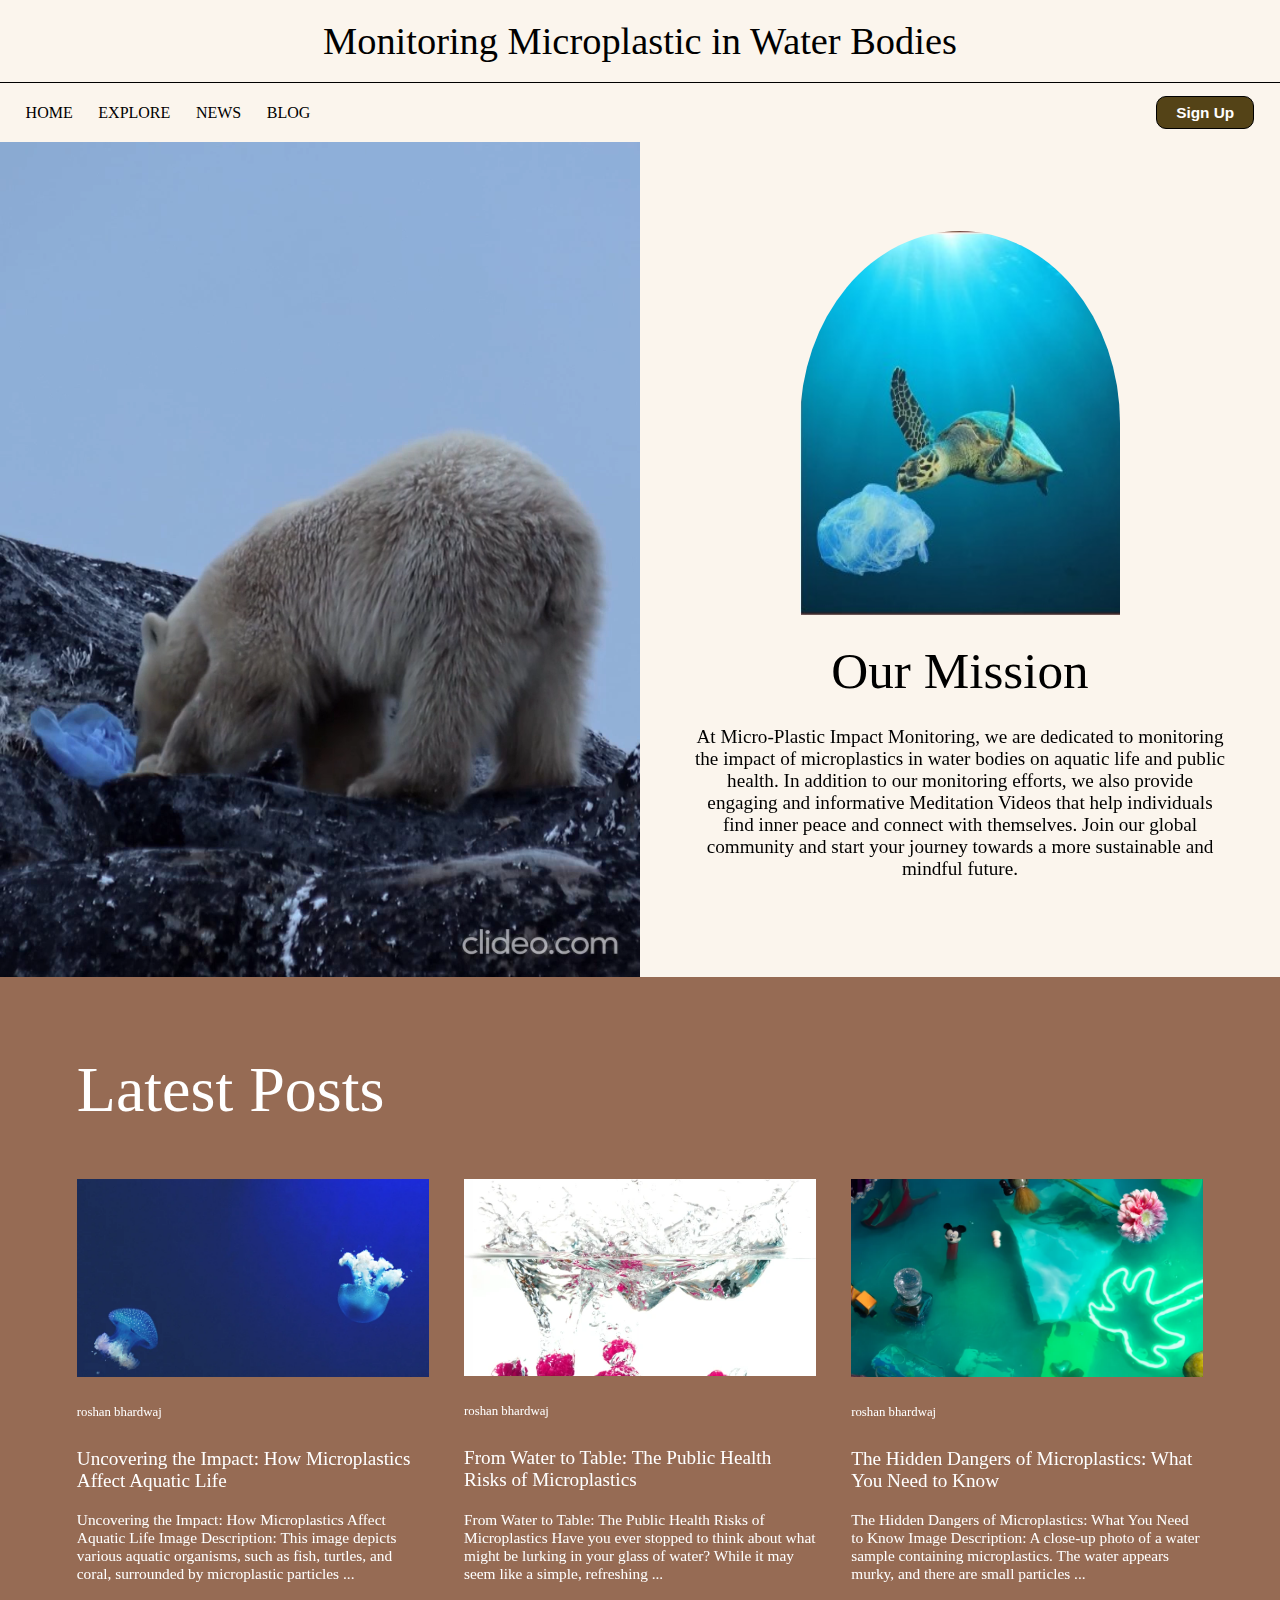
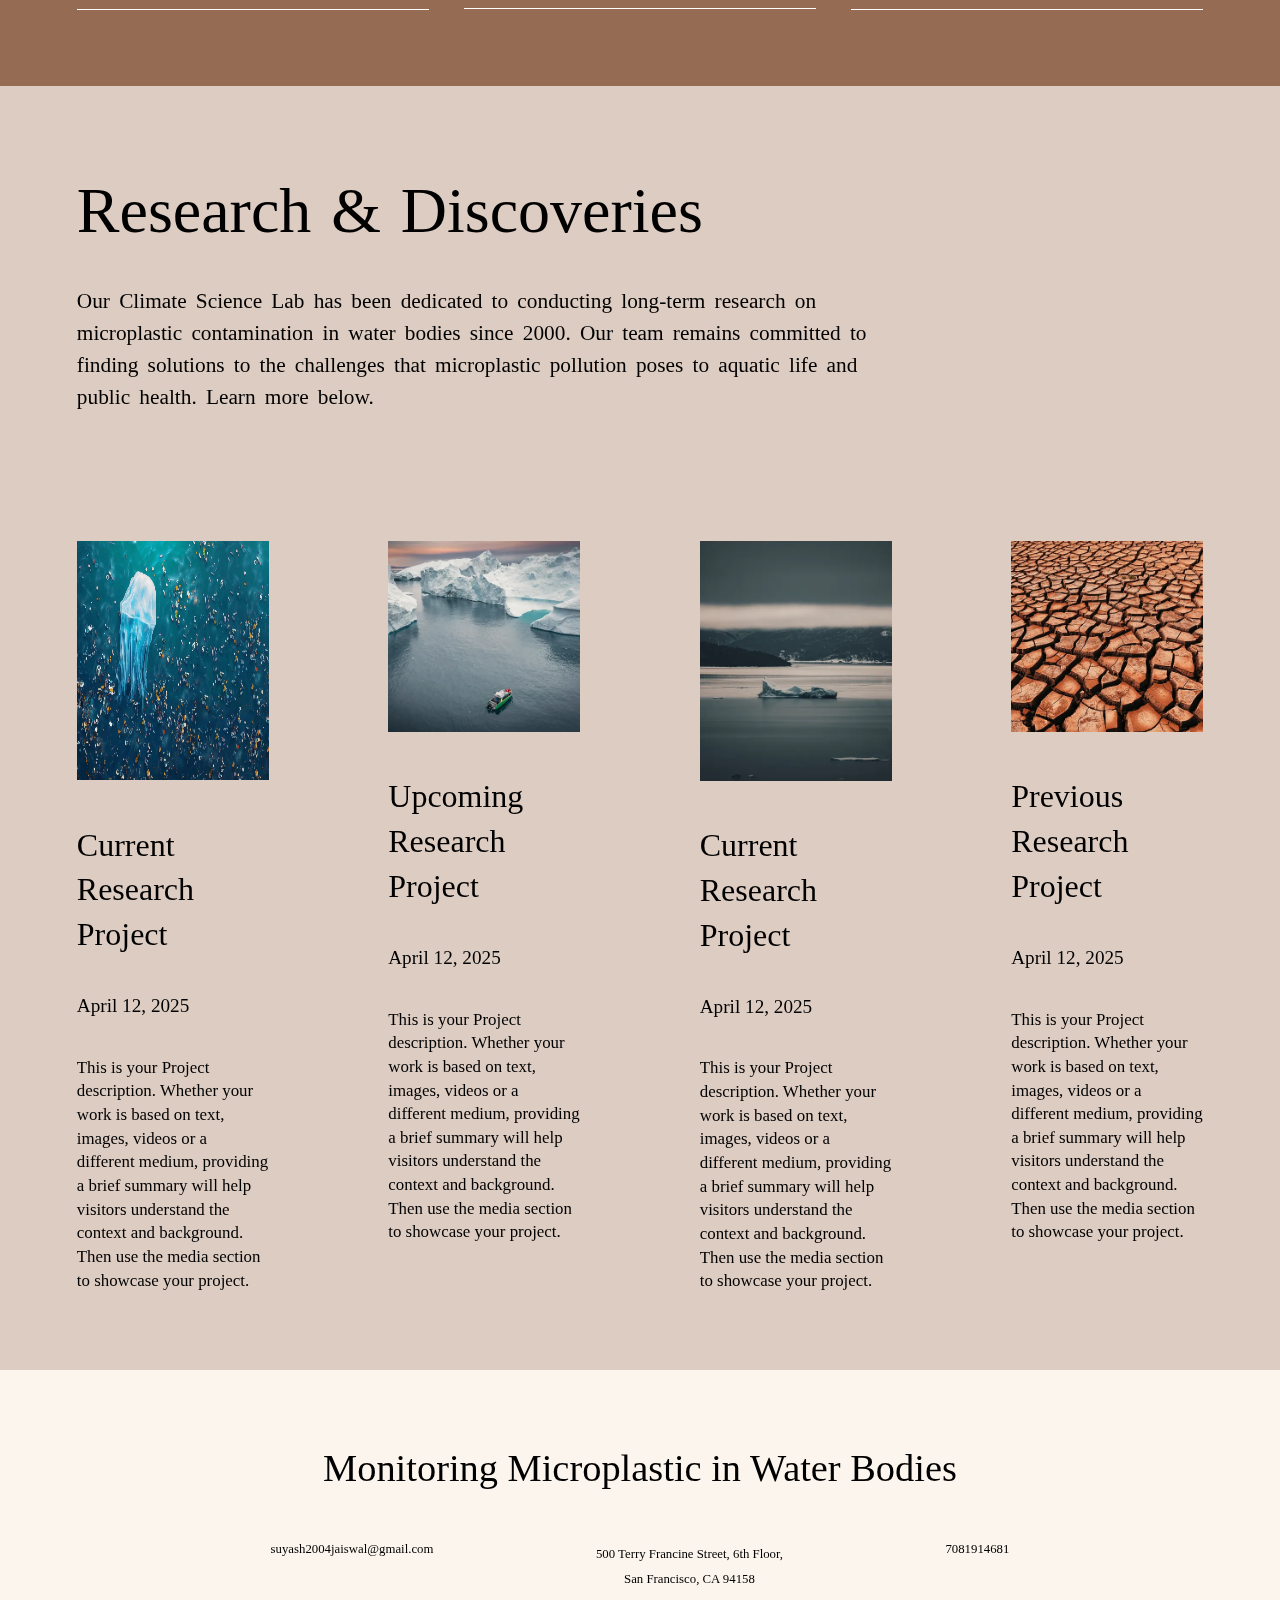
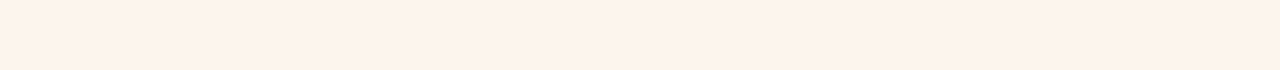
<file: index.html>
<!DOCTYPE html>
<html lang="en">
  <head>
    <meta charset="UTF-8" />
    <meta name="viewport" content="width=device-width, initial-scale=1.0" />
    <title>Document</title>
    <link rel="stylesheet" href="style.css" />
  </head>
  <body>
    <div class="container">
      <div class="parent-heading">
        <div class="heading">Monitoring Microplastic in Water Bodies</div>
      </div>
      <div class="navbar">
        <div class="nav">
          <a class="an" href="index.html"><div class="nav-content">HOME</div></a>
          <a class="an" href="explore.html"><div class="nav-content">EXPLORE</div></a>
          <a class="an" href="https://timesofindia.indiatimes.com/topic/microplastics"><div class="nav-content">NEWS</div></a>
         <a class="an" href="https://www.raynewater.com/blog/unseen-dangers-the-truth-about-microplastics-in-our-water-and-raynes-solution/"> <div class="nav-content">BLOG</div></a>
        </div>
        <div class="login">
          <div class="buttons">
            <a href="signup.html"><button class="logins">Sign Up</button></a>
          </div>
        </div>
      </div>
      <div class="second">
        <video
          class="vid"
          src="./assets/VIDEO-2024-04-14-15-20-19.mp4"
          autoplay
          loop
          muted
        >
          <!-- <source
              class="source"
              src="./assets/VIDEO-2024-04-14-15-20-19.mp4"
              type="video/mp4"
            /> -->
        </video>

        <div class="img-parent">
          <div class="image">
            <img src="./assets/PHOTO-2024-04-14-14-44-05.jpg" alt="" />
          </div>
          <div class="img-head">Our Mission</div>
          <div class="img-text">
            At Micro-Plastic Impact Monitoring, we are dedicated to monitoring
            the impact of microplastics in water bodies on aquatic life and
            public health. In addition to our monitoring efforts, we also
            provide engaging and informative Meditation Videos that help
            individuals find inner peace and connect with themselves. Join our
            global community and start your journey towards a more sustainable
            and mindful future.
          </div>
        </div>
      </div>
      <div class="third">
        <div class="latest-post">Latest Posts</div>
        <div class="allposts">
          <div class="posts">
            <img src="./assets/img1.webp" alt="" />
            <div class="name">roshan bhardwaj</div>
            <div class="title">
              Uncovering the Impact: How Microplastics Affect Aquatic Life
            </div>
            <div class="all">
              <span class="description">
                Uncovering the Impact: How Microplastics Affect Aquatic Life
                Image Description: This image depicts various aquatic organisms,
                such as fish, turtles, and coral, surrounded by microplastic
                particles
                <span class="dot">...</span>
                <span class="more">
                  The microplastics are shown in different shapes and colors,
                  representing the variety of plastic debris found in water
                  bodies. The image highlights the negative impact of
                  microplastics on aquatic life, emphasizing the importance of
                  monitoring and addressing this issue. Microplastics have
                  become a significant concern for the health of our water
                  bodies and the organisms that inhabit them. These tiny plastic
                  particles, measuring less than 5mm in size, are found in
                  abundance in our oceans, rivers, and lakes. The image above
                  vividly portrays the detrimental effects of microplastics on
                  aquatic life and underscores the urgency of monitoring and
                  addressing this issue.
                </span>
              </span>
            </div>
            <div class="line"></div>
          </div>
          <div class="posts">
            <img src="./assets/img2.webp" alt="" />
            <div class="name">roshan bhardwaj</div>
            <div class="title">
              From Water to Table: The Public Health Risks of Microplastics
            </div>
            <div class="all">
              <span class="description">
                From Water to Table: The Public Health Risks of Microplastics
                Have you ever stopped to think about what might be lurking in
                your glass of water? While it may seem like a simple, refreshing
                <span class="dot">...</span>
                <span class="more">
                  beverage, the truth is that our water sources are becoming
                  increasingly contaminated with microplastics - tiny particles
                  of plastic less than 5mm in size. These microplastics can come
                  from a variety of sources, including plastic bottles,
                  packaging, and even synthetic clothing. And when consumed,
                  they can pose potential health risks to humans. One of the
                  main concerns with microplastics is their ability to absorb
                  and accumulate toxic chemicals. As they float in our water
                  bodies, they can attract and absorb harmful pollutants such as
                  pesticides and heavy metals. When we consume these
                  microplastics, we are also ingesting these toxic chemicals,
                  which can have detrimental effects on our health.
                </span>
              </span>
            </div>
            <div class="line"></div>
          </div>
          <div class="posts">
            <img src="./assets/img3.webp" alt="" />
            <div class="name">roshan bhardwaj</div>
            <div class="title">
              The Hidden Dangers of Microplastics: What You Need to Know
            </div>
            <div class="all">
              <span class="description">
                The Hidden Dangers of Microplastics: What You Need to Know Image
                Description: A close-up photo of a water sample containing
                microplastics. The water appears murky, and there are small
                particles
                <span class="dot">...</span>
                <span class="more">
                  floating in it. The microplastics are various colors and
                  shapes, ranging from tiny fibers to small fragments. The photo
                  is taken from above, showing the surface of the water.
                  Microplastics have become a significant concern in recent
                  years due to their potential impact on aquatic life and public
                  health. These tiny particles, measuring less than 5mm in size,
                  are found in various forms, including fibers, fragments, and
                  microbeads. They are often invisible to the naked eye, making
                  their presence in our water bodies even more alarming.
                </span>
              </span>
            </div>
            <div class="line"></div>
          </div>
        </div>
      </div>
      <div class="fourth">
        <div class="research-content">
          <div class="research">Research & Discoveries</div>
          <div class="content">
            Our Climate Science Lab has been dedicated to conducting long-term
            research on microplastic contamination in water bodies since 2000.
            Our team remains committed to finding solutions to the challenges
            that microplastic pollution poses to aquatic life and public health.
            Learn more below.
          </div>
        </div>
        <div class="researches">
          <div class="all-researches">
            <div class="each-research">
              <img class="i1" src="./assets/PHOTO-2024-04-14-17-44-37.jpg" alt="" />
              <div class="research-title">Current Research Project</div>
              <div class="research-date">April 12, 2025</div>
              <div class="research-description">
                This is your Project description. Whether your work is based on
                text, images, videos or a different medium, providing a brief
                summary will help visitors understand the context and
                background. Then use the media section to showcase your project.
              </div>
            </div>
            <div class="each-research">
              <img src="./assets/r2.webp" alt="" />
              <div class="research-title">Upcoming Research Project</div>
              <div class="research-date">April 12, 2025</div>
              <div class="research-description">
                This is your Project description. Whether your work is based on
                text, images, videos or a different medium, providing a brief
                summary will help visitors understand the context and
                background. Then use the media section to showcase your project.
              </div>
            </div>
            <div class="each-research">
              <img src="./assets/r3.webp" alt="" />
              <div class="research-title">Current Research Project</div>
              <div class="research-date">April 12, 2025</div>
              <div class="research-description">
                This is your Project description. Whether your work is based on
                text, images, videos or a different medium, providing a brief
                summary will help visitors understand the context and
                background. Then use the media section to showcase your project.
              </div>
            </div>
            <div class="each-research">
              <img src="./assets/r4.webp" alt="" />
              <div class="research-title">Previous Research Project</div>
              <div class="research-date">April 12, 2025</div>
              <div class="research-description">
                This is your Project description. Whether your work is based on
                text, images, videos or a different medium, providing a brief
                summary will help visitors understand the context and
                background. Then use the media section to showcase your project.
              </div>
            </div>
          </div>
        </div>
      </div>
      <div class="fifth">
        <div class="footer">
          Monitoring Microplastic in Water Bodies
        </div>
        <div class="contacts">
          <div class="info">suyash2004jaiswal@gmail.com</div>
          <div class="add">500 Terry Francine Street, 6th Floor, San Francisco, CA 94158</div>
          <div class="info">7081914681</div>
        </div>
      </div>
    </div>
    <!--Start of Tawk.to Script-->
<script type="text/javascript">
  var Tawk_API=Tawk_API||{}, Tawk_LoadStart=new Date();
  (function(){
  var s1=document.createElement("script"),s0=document.getElementsByTagName("script")[0];
  s1.async=true;
  s1.src='https://embed.tawk.to/661bd0c6a0c6737bd12ba25b/1hreaf2vl';
  s1.charset='UTF-8';
  s1.setAttribute('crossorigin','*');
  s0.parentNode.insertBefore(s1,s0);
  })();
  </script>
  <!--End of Tawk.to Script-->
  </body>
  <script src="script.js"></script>
</html>
</file>
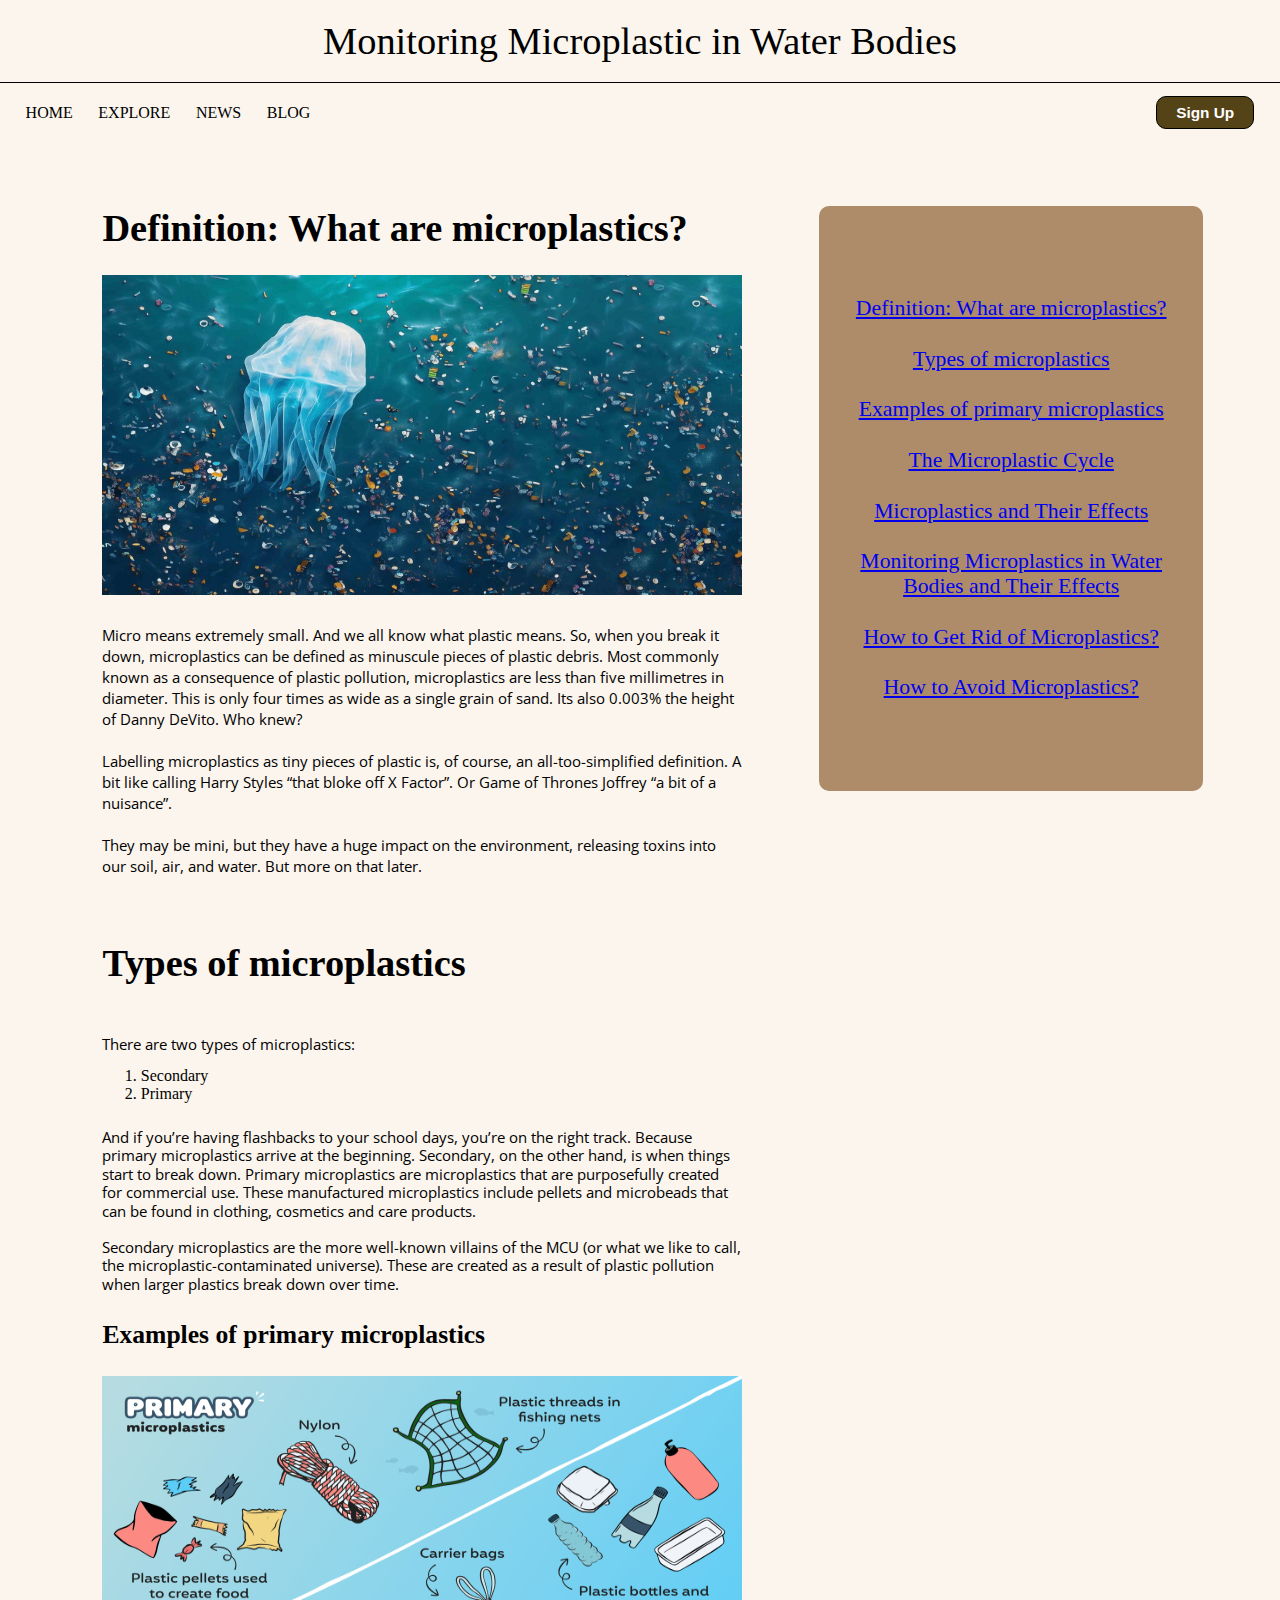
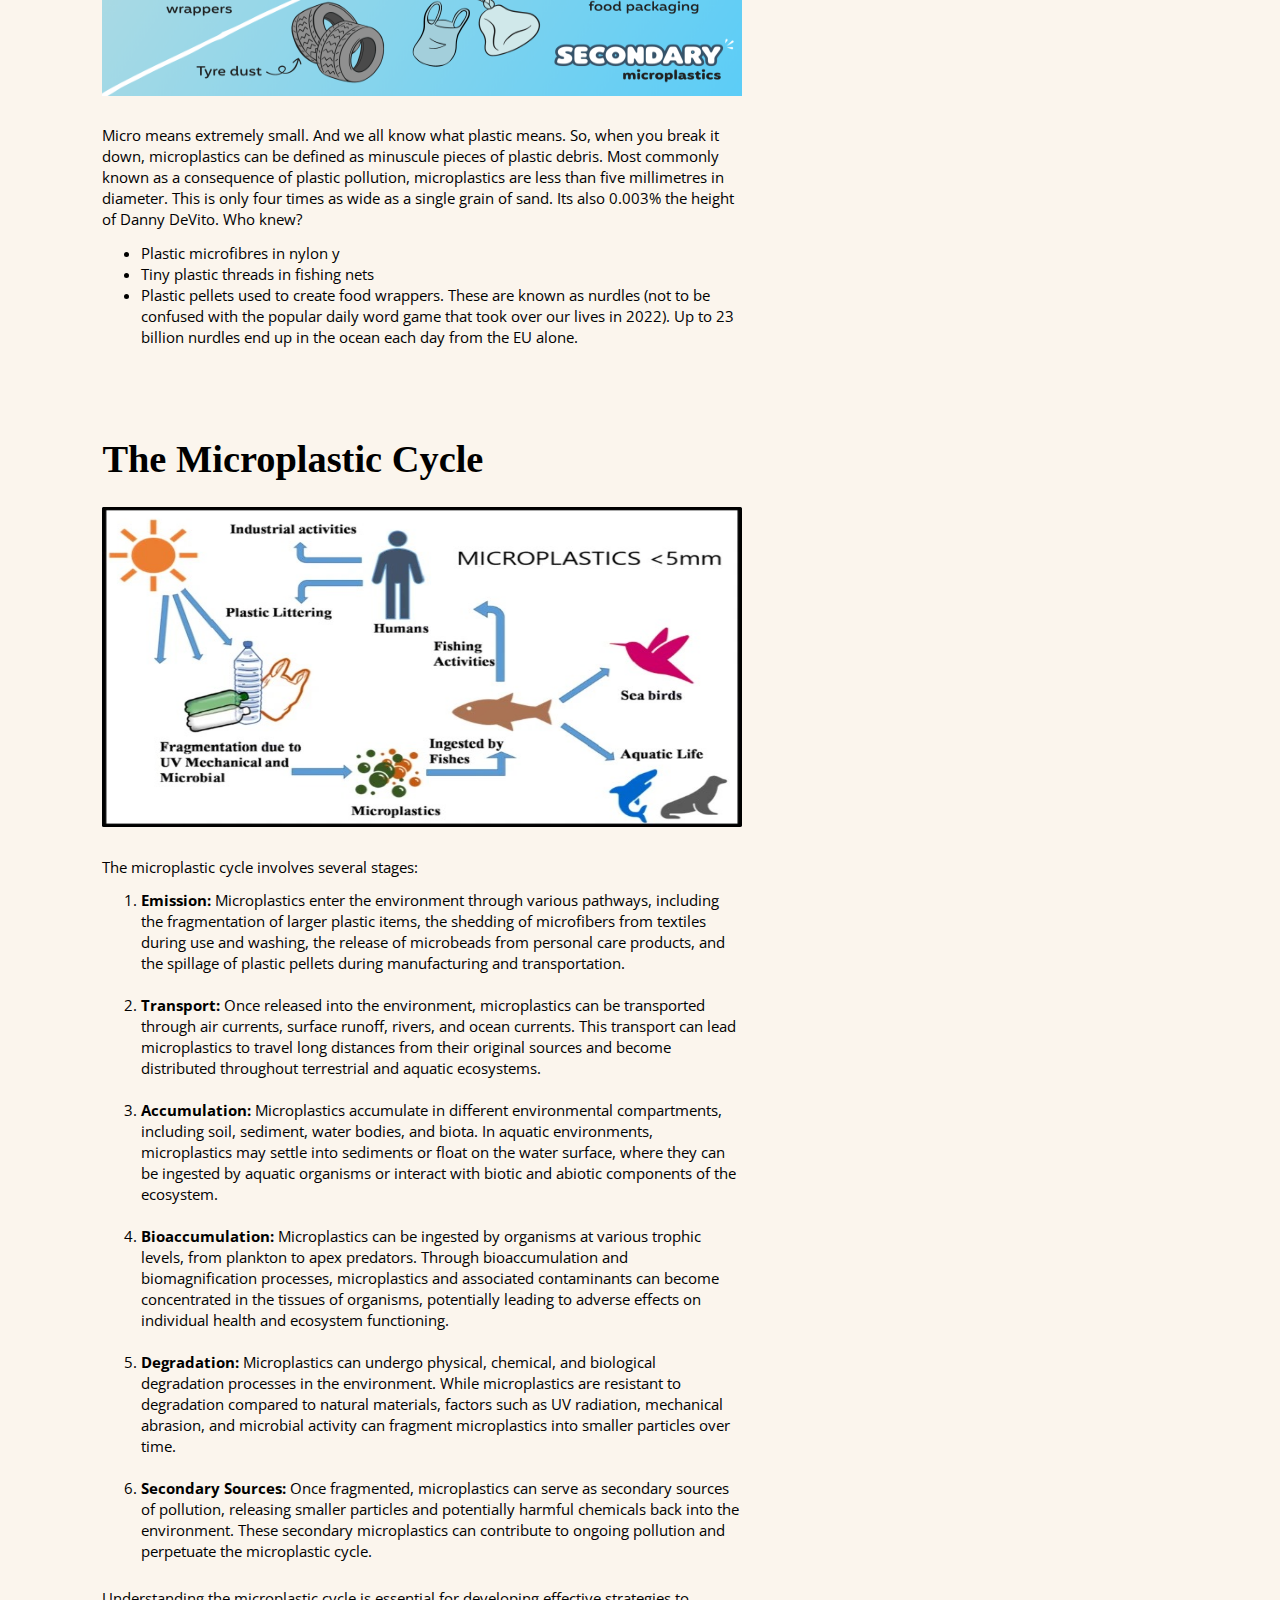
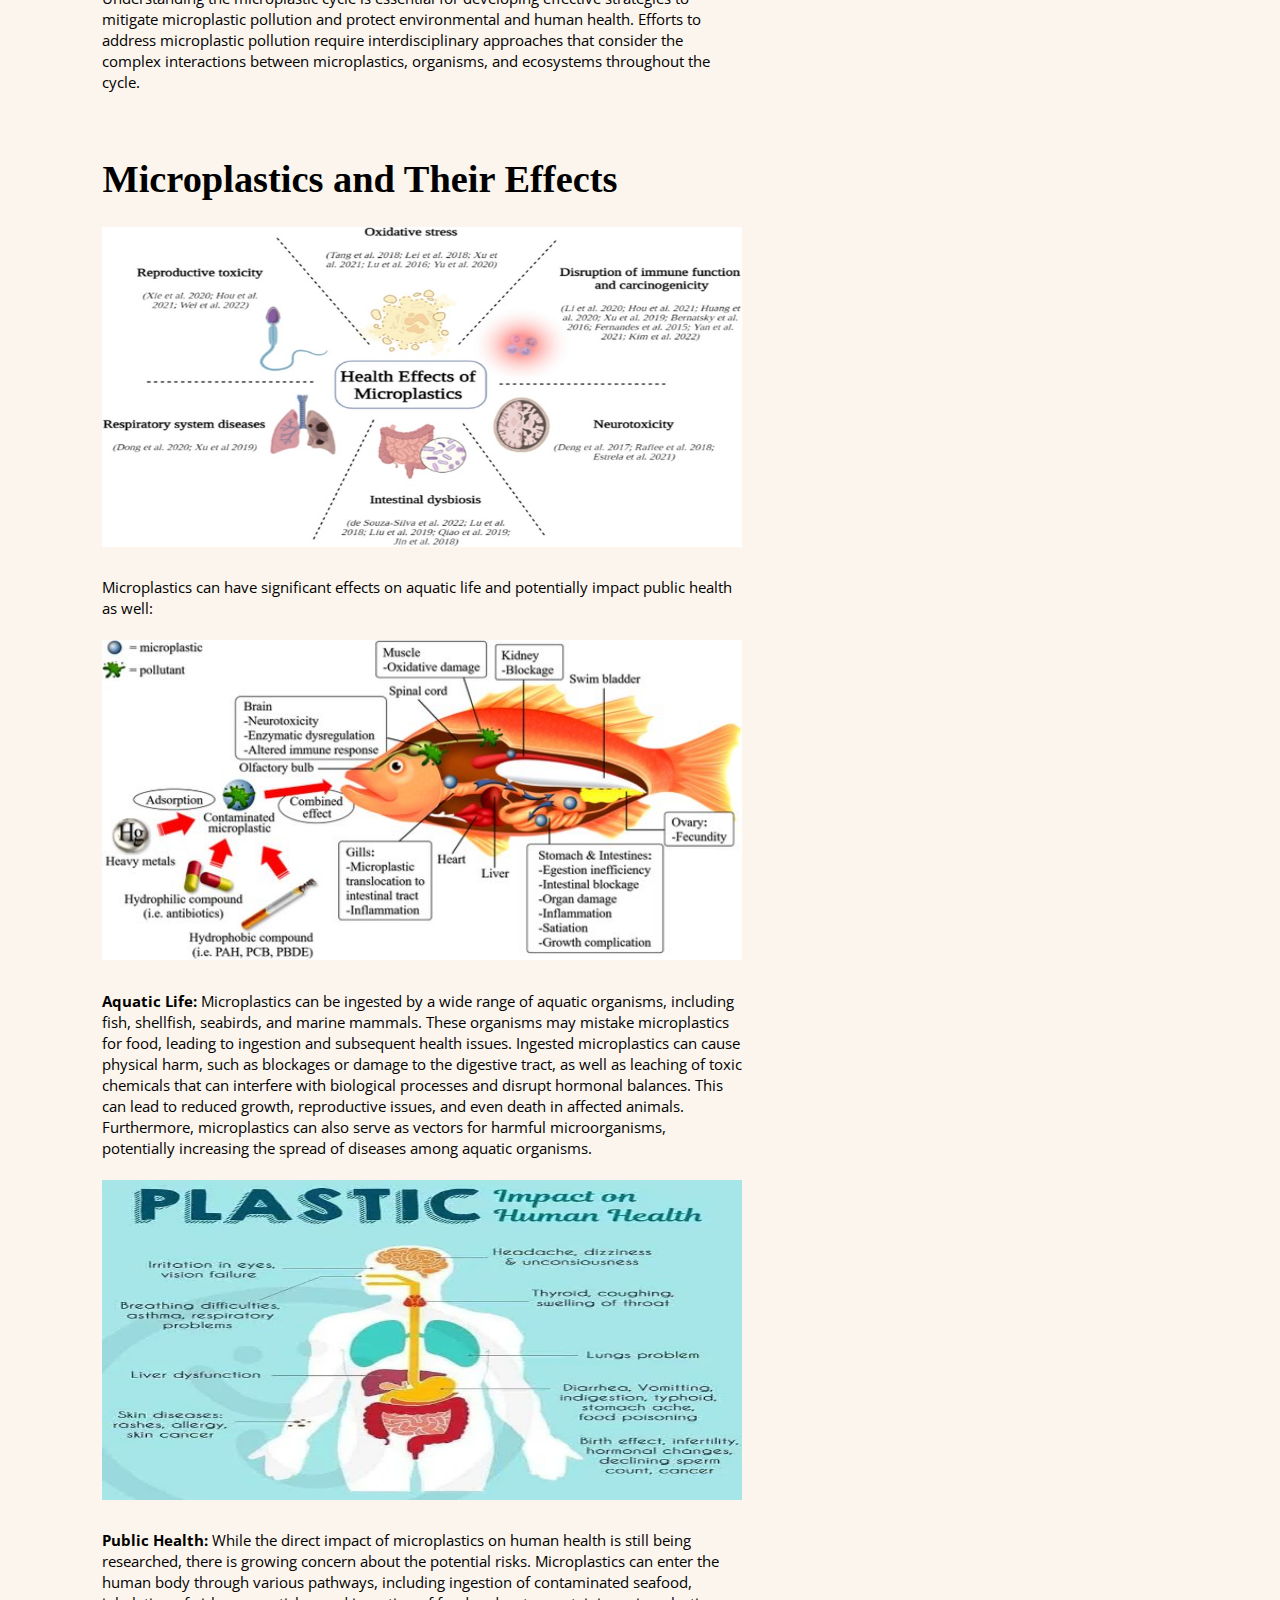
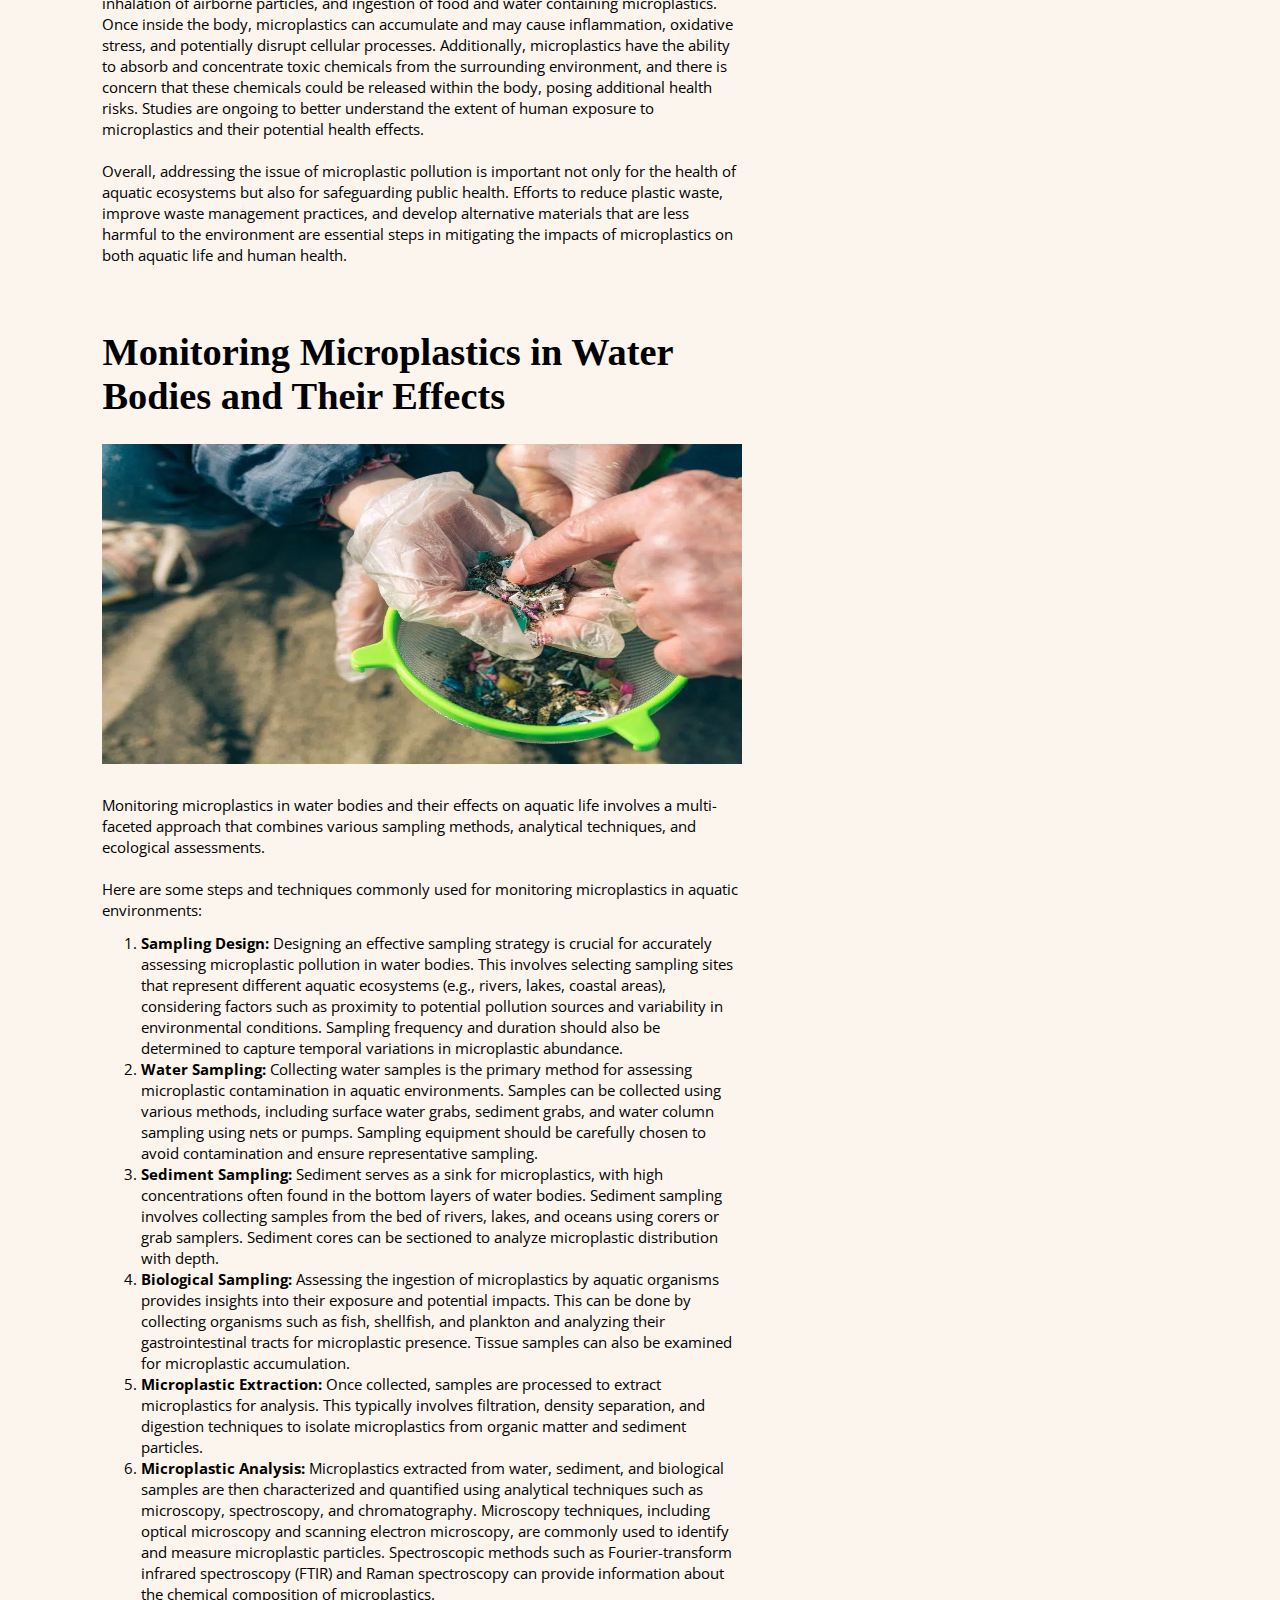
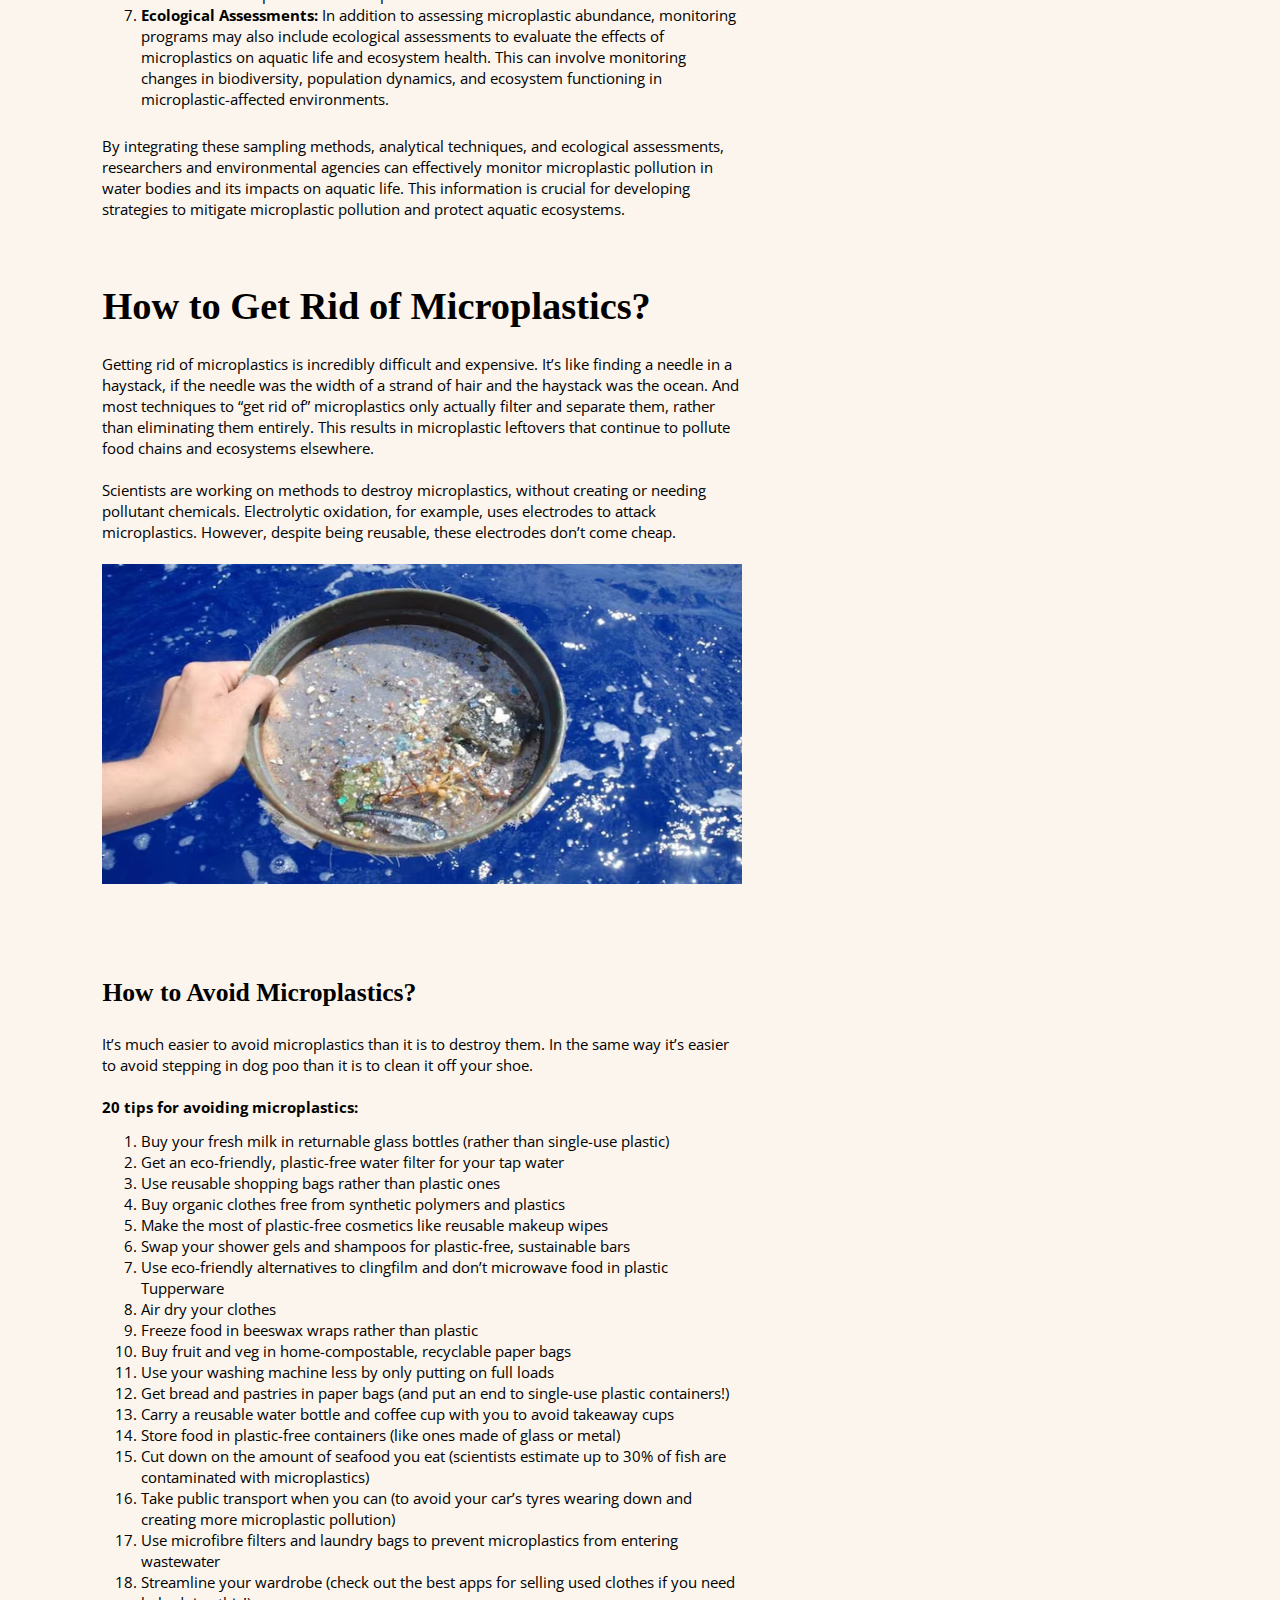
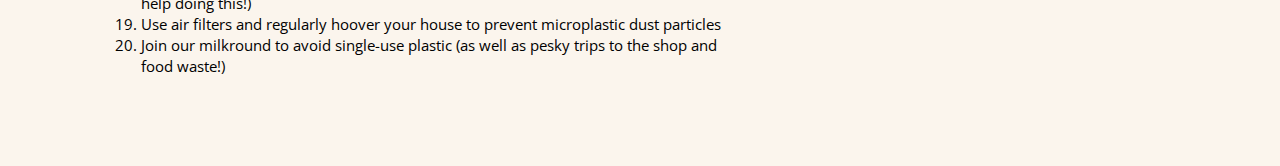
<file: explore.html>
<!DOCTYPE html>
<html lang="en">

<head>
  <meta charset="UTF-8" />
  <meta name="viewport" content="width=device-width, initial-scale=1.0" />
  <title>Document</title>
  <link rel="stylesheet" href="explore.css" />
</head>

<body>
  <div class="container">
    <div class="parent-heading">
      <div class="heading">Monitoring Microplastic in Water Bodies</div>
    </div>
    <div class="navbar">
      <div class="nav">
        <a class="an" href="index.html">
          <div class="nav-content">HOME</div>
        </a>
        <a class="an" href="explore.html">
          <div class="nav-content">EXPLORE</div>
        </a>
        <a class="an" href="https://timesofindia.indiatimes.com/topic/microplastics"><div class="nav-content">NEWS</div></a>
        <a class="an" href="https://www.raynewater.com/blog/unseen-dangers-the-truth-about-microplastics-in-our-water-and-raynes-solution/"> <div class="nav-content">BLOG</div></a>
      </div>
      <div class="login">
        <div class="buttons">
          <a href="signup.html"><button class="logins">Sign Up</button></a>
        </div>
      </div>
    </div>
    <div class="sec">
      <div class="questions">

        <div class="ques1" id="first">Definition: What are microplastics?</div>
        <div class="img">
          <img src="./assets/PHOTO-2024-04-14-19-34-11.jpg" alt="" />
        </div>
        <div class="ans">
          <span class="p1">Micro means extremely small. And we all know what plastic means.
            So, when you break it down, microplastics can be defined as
            minuscule pieces of plastic debris. Most commonly known as a
            consequence of plastic pollution, microplastics are less than five
            millimetres in diameter. This is only four times as wide as a
            single grain of sand. Its also 0.003% the height of Danny DeVito.
            Who knew?
          </span>
          <br />
          <br />
          <span>
            Labelling microplastics as tiny pieces of plastic is, of course,
            an all-too-simplified definition. A bit like calling Harry Styles
            “that bloke off X Factor”. Or Game of Thrones Joffrey “a bit of a
            nuisance”.
          </span>
          <br />
          <br />
          <span>They may be mini, but they have a huge impact on the environment,
            releasing toxins into our soil, air, and water. But more on that
            later.</span>
        </div>
      
     
        <div class="ques1" id="secondd">Types of microplastics</div>

        <div class="ans-top">
          <div class="p1">There are two types of microplastics:</div>
          <ol>
            <li>Secondary</li>
            <li>Primary</li>
          </ol>
          <span class="p1">
            And if you’re having flashbacks to your school days, you’re on the
            right track. Because primary microplastics arrive at the
            beginning. Secondary, on the other hand, is when things start to
            break down.
          </span>
          <span class="p1">
            Primary microplastics are microplastics that are purposefully
            created for commercial use. These manufactured microplastics
            include pellets and microbeads that can be found in clothing,
            cosmetics and care products.
          </span>
          <br />
          <br />
          <span class="p1">
            Secondary microplastics are the more well-known villains of the
            MCU (or what we like to call, the microplastic-contaminated
            universe). These are created as a result of plastic pollution when
            larger plastics break down over time.
          </span>
        </div>
        <div class="heead" id="thirdd">Examples of primary microplastics</div>
        <div class="img">
          <img src="./assets/PERF000530_What-are-microplastics-blog_Primary-and-secondary.webp" alt="" />
        </div>
        <div class="ans">
          <span class="p1">Micro means extremely small. And we all know what plastic means.
            So, when you break it down, microplastics can be defined as
            minuscule pieces of plastic debris. Most commonly known as a
            consequence of plastic pollution, microplastics are less than five
            millimetres in diameter. This is only four times as wide as a
            single grain of sand. Its also 0.003% the height of Danny DeVito.
            Who knew?
          </span>
          <ul>
            <li>Plastic microfibres in nylon y</li>
            <li>Tiny plastic threads in fishing nets</li>
            <li>Plastic pellets used to create food wrappers. These are known as nurdles (not to be confused with the
              popular daily word game that took over our lives in 2022). Up to 23 billion nurdles end up in the ocean
              each day from the EU alone.</li>
          </ul>
        </div>
        <div class="ques1" id="fourth">The Microplastic Cycle</div>
        <div class="img">
          <img src="./assets//PHOTO-2024-04-14-20-01-42.jpg" alt="">
        </div>
        <div class="ans">
          <span class="p1">The microplastic cycle involves several stages:</span>
          <ol>
            <li><span>Emission:</span> Microplastics enter the environment through various pathways, including the
              fragmentation of larger plastic items, the shedding of microfibers from textiles during use and washing,
              the release of microbeads from personal care products, and the spillage of plastic pellets during
              manufacturing and transportation.</li>
            <br>
            <li><span>Transport:</span> Once released into the environment, microplastics can be transported through air
              currents, surface runoff, rivers, and ocean currents. This transport can lead microplastics to travel long
              distances from their original sources and become distributed throughout terrestrial and aquatic
              ecosystems.</li>
            <br>
            <li><span>Accumulation:</span> Microplastics accumulate in different environmental compartments, including
              soil, sediment, water bodies, and biota. In aquatic environments, microplastics may settle into sediments
              or float on the water surface, where they can be ingested by aquatic organisms or interact with biotic and
              abiotic components of the ecosystem.</li>
            <br>
            <li><span>Bioaccumulation:</span> Microplastics can be ingested by organisms at various trophic levels, from
              plankton to apex predators. Through bioaccumulation and biomagnification processes, microplastics and
              associated contaminants can become concentrated in the tissues of organisms, potentially leading to
              adverse effects on individual health and ecosystem functioning.</li>
            <br>
            <li><span>Degradation:</span> Microplastics can undergo physical, chemical, and biological degradation
              processes in the environment. While microplastics are resistant to degradation compared to natural
              materials, factors such as UV radiation, mechanical abrasion, and microbial activity can fragment
              microplastics into smaller particles over time.</li>
            <br>
            <li><span>Secondary Sources:</span> Once fragmented, microplastics can serve as secondary sources of
              pollution, releasing smaller particles and potentially harmful chemicals back into the environment. These
              secondary microplastics can contribute to ongoing pollution and perpetuate the microplastic cycle.</li>
          </ol>
          <span class="p1">Understanding the microplastic cycle is essential for developing effective strategies to
            mitigate microplastic pollution and protect environmental and human health. Efforts to address microplastic
            pollution require interdisciplinary approaches that consider the complex interactions between microplastics,
            organisms, and ecosystems throughout the cycle.</span>
        </div>

        <div class="ques1" id="fifth">Microplastics and Their Effects</div>

        <div class="ans">

          <div class="img">
            <img src="./assets/i3.jpg" alt="">
          </div>
          <span class="p1">
            Microplastics can have significant effects on aquatic life and potentially impact public health as well:
          </span>
          <br />
          <br />

          <div class="img">
            <img src="./assets/PHOTO-2024-04-14-20-14-52.jpg" alt="">
          </div>
          <span>
            <strong>Aquatic Life:</strong> Microplastics can be ingested by a wide range of aquatic organisms, including
            fish, shellfish, seabirds, and marine mammals. These organisms may mistake microplastics for food, leading
            to ingestion and subsequent health issues. Ingested microplastics can cause physical harm, such as blockages
            or damage to the digestive tract, as well as leaching of toxic chemicals that can interfere with biological
            processes and disrupt hormonal balances. This can lead to reduced growth, reproductive issues, and even
            death in affected animals. Furthermore, microplastics can also serve as vectors for harmful microorganisms,
            potentially increasing the spread of diseases among aquatic organisms.
          </span>
          <br />
          <br />
          <div class="img">
            <img src="./assets/i4.jpg" alt="">
          </div>
          <span>
            <strong>Public Health:</strong> While the direct impact of microplastics on human health is still being
            researched, there is growing concern about the potential risks. Microplastics can enter the human body
            through various pathways, including ingestion of contaminated seafood, inhalation of airborne particles, and
            ingestion of food and water containing microplastics. Once inside the body, microplastics can accumulate and
            may cause inflammation, oxidative stress, and potentially disrupt cellular processes. Additionally,
            microplastics have the ability to absorb and concentrate toxic chemicals from the surrounding environment,
            and there is concern that these chemicals could be released within the body, posing additional health risks.
            Studies are ongoing to better understand the extent of human exposure to microplastics and their potential
            health effects.
          </span>
          <br />
          <br />
          <span>
            Overall, addressing the issue of microplastic pollution is important not only for the health of aquatic
            ecosystems but also for safeguarding public health. Efforts to reduce plastic waste, improve waste
            management practices, and develop alternative materials that are less harmful to the environment are
            essential steps in mitigating the impacts of microplastics on both aquatic life and human health.
          </span>
        </div>

        <div class="ques1" id="sixth">Monitoring Microplastics in Water Bodies and Their Effects</div>


        <div class="ans">
          <div class="img">
            <img src="./assets/PHOTO-2024-04-14-20-24-18.jpg" alt="">
          </div>
          <span class="p1">
            Monitoring microplastics in water bodies and their effects on aquatic life involves a multi-faceted approach
            that combines various sampling methods, analytical techniques, and ecological assessments.
          </span>
          <br />
          <br />
          <span>
            Here are some steps and techniques commonly used for monitoring microplastics in aquatic environments:
          </span>
          <ol>
            <li><strong>Sampling Design:</strong> Designing an effective sampling strategy is crucial for accurately
              assessing microplastic pollution in water bodies. This involves selecting sampling sites that represent
              different aquatic ecosystems (e.g., rivers, lakes, coastal areas), considering factors such as proximity
              to potential pollution sources and variability in environmental conditions. Sampling frequency and
              duration should also be determined to capture temporal variations in microplastic abundance.</li>
            <li><strong>Water Sampling:</strong> Collecting water samples is the primary method for assessing
              microplastic contamination in aquatic environments. Samples can be collected using various methods,
              including surface water grabs, sediment grabs, and water column sampling using nets or pumps. Sampling
              equipment should be carefully chosen to avoid contamination and ensure representative sampling.</li>
            <li><strong>Sediment Sampling:</strong> Sediment serves as a sink for microplastics, with high
              concentrations often found in the bottom layers of water bodies. Sediment sampling involves collecting
              samples from the bed of rivers, lakes, and oceans using corers or grab samplers. Sediment cores can be
              sectioned to analyze microplastic distribution with depth.</li>
            <li><strong>Biological Sampling:</strong> Assessing the ingestion of microplastics by aquatic organisms
              provides insights into their exposure and potential impacts. This can be done by collecting organisms such
              as fish, shellfish, and plankton and analyzing their gastrointestinal tracts for microplastic presence.
              Tissue samples can also be examined for microplastic accumulation.</li>
            <li><strong>Microplastic Extraction:</strong> Once collected, samples are processed to extract microplastics
              for analysis. This typically involves filtration, density separation, and digestion techniques to isolate
              microplastics from organic matter and sediment particles.</li>
            <li><strong>Microplastic Analysis:</strong> Microplastics extracted from water, sediment, and biological
              samples are then characterized and quantified using analytical techniques such as microscopy,
              spectroscopy, and chromatography. Microscopy techniques, including optical microscopy and scanning
              electron microscopy, are commonly used to identify and measure microplastic particles. Spectroscopic
              methods such as Fourier-transform infrared spectroscopy (FTIR) and Raman spectroscopy can provide
              information about the chemical composition of microplastics.</li>
            <li><strong>Ecological Assessments:</strong> In addition to assessing microplastic abundance, monitoring
              programs may also include ecological assessments to evaluate the effects of microplastics on aquatic life
              and ecosystem health. This can involve monitoring changes in biodiversity, population dynamics, and
              ecosystem functioning in microplastic-affected environments.</li>
          </ol>
          <span class="p1">
            By integrating these sampling methods, analytical techniques, and ecological assessments, researchers and
            environmental agencies can effectively monitor microplastic pollution in water bodies and its impacts on
            aquatic life. This information is crucial for developing strategies to mitigate microplastic pollution and
            protect aquatic ecosystems.
          </span>
        </div>

        <div class="ques1" id="seventh">How to Get Rid of Microplastics?</div>

        <div class="ans">

          <span class="p1">
            Getting rid of microplastics is incredibly difficult and expensive. It’s like finding a needle in a
            haystack, if the needle was the width of a strand of hair and the haystack was the ocean. And most
            techniques to “get rid of” microplastics only actually filter and separate them, rather than eliminating
            them entirely. This results in microplastic leftovers that continue to pollute food chains and ecosystems
            elsewhere.
          </span>
          <br />
          <br />
          <span>
            Scientists are working on methods to destroy microplastics, without creating or needing pollutant chemicals.
            Electrolytic oxidation, for example, uses electrodes to attack microplastics. However, despite being
            reusable, these electrodes don’t come cheap.
          </span>
          <br>
          <br>
          <div class="img">
            <img src="./assets/microplastics.avif" alt="">
          </div>
        </div>

        <div class="ques2" id="eight">How to Avoid Microplastics?</div>

        <div class="ans">
          <span class="p1">
            It’s much easier to avoid microplastics than it is to destroy them. In the same way it’s easier to avoid
            stepping in dog poo than it is to clean it off your shoe.
          </span>
          <br />
          <br />
          <span>
            <strong>20 tips for avoiding microplastics:</strong>
          </span>
          <ol>
            <li>Buy your fresh milk in returnable glass bottles (rather than single-use plastic)</li>
            <li>Get an eco-friendly, plastic-free water filter for your tap water</li>
            <li>Use reusable shopping bags rather than plastic ones</li>
            <li>Buy organic clothes free from synthetic polymers and plastics</li>
            <li>Make the most of plastic-free cosmetics like reusable makeup wipes</li>
            <li>Swap your shower gels and shampoos for plastic-free, sustainable bars</li>
            <li>Use eco-friendly alternatives to clingfilm and don’t microwave food in plastic Tupperware</li>
            <li>Air dry your clothes</li>
            <li>Freeze food in beeswax wraps rather than plastic</li>
            <li>Buy fruit and veg in home-compostable, recyclable paper bags</li>
            <li>Use your washing machine less by only putting on full loads</li>
            <li>Get bread and pastries in paper bags (and put an end to single-use plastic containers!)</li>
            <li>Carry a reusable water bottle and coffee cup with you to avoid takeaway cups</li>
            <li>Store food in plastic-free containers (like ones made of glass or metal)</li>
            <li>Cut down on the amount of seafood you eat (scientists estimate up to 30% of fish are contaminated with
              microplastics)</li>
            <li>Take public transport when you can (to avoid your car’s tyres wearing down and creating more
              microplastic pollution)</li>
            <li>Use microfibre filters and laundry bags to prevent microplastics from entering wastewater</li>
            <li>Streamline your wardrobe (check out the best apps for selling used clothes if you need help doing this!)
            </li>
            <li>Use air filters and regularly hoover your house to prevent microplastic dust particles</li>
            <li>Join our milkround to avoid single-use plastic (as well as pesky trips to the shop and food waste!)</li>
          </ol>
        </div>


    
    </div>
    <div class="scroll">
      <div class="all-contentss">
        <div class="ques3"><a href="#first">Definition: What are microplastics?</a> </div>
        <div class="ques3"> <a href="#secondd">Types of microplastics</a></div>
        <div class="ques3"><a href="#thirdd">Examples of primary microplastics</a></div>
        <div class="ques3"><a href="#fourth">The Microplastic Cycle</a></div>
        <div class="ques3"><a href="#fifth">Microplastics and Their Effects</a></div>
        <div class="ques3"><a href="#sixth">Monitoring Microplastics in Water Bodies and Their Effects</a></div>
        <div class="ques3"><a href="#seventh">How to Get Rid of Microplastics?</a></div>
        <div class="ques3"><a href="#eight">How to Avoid Microplastics?</a> </div>

      </div>
    </div>

<div>

</div>
</body>
<script src="explore.js"></script>

</html>
</file>
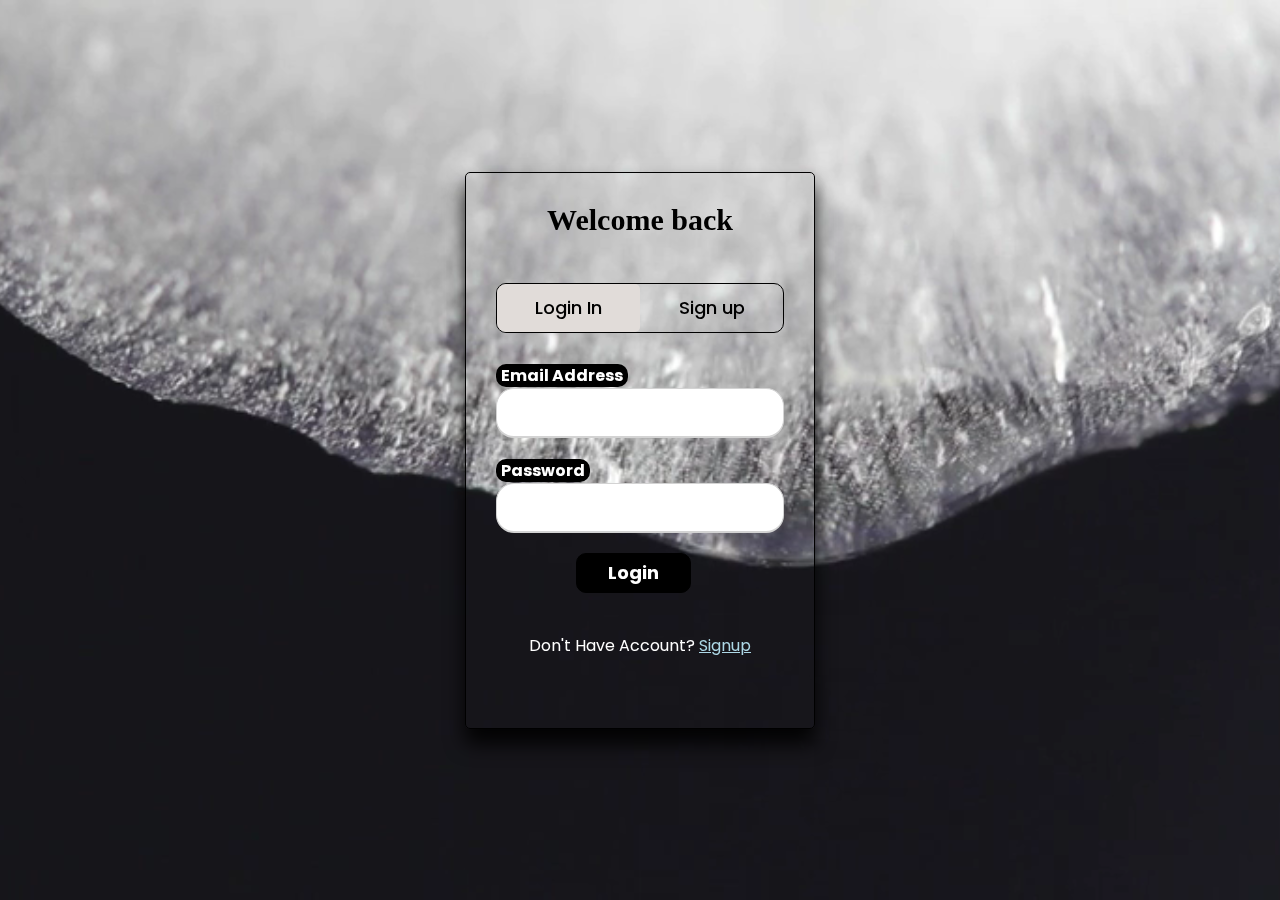
<file: signup.html>
<!DOCTYPE html>
<html lang="en" dir="ltr">
<head>
  <meta charset="utf-8" />
  <title>Login and Registration Form</title>
  <link rel="stylesheet" href="./signup.css" />
  <meta name="viewport" content="width=device-width, initial-scale=1.0" />
</head>

<body>
  <div class="wrapper">
    <video id="background-video" autoplay loop muted poster="./assets/VIDEO-2024-04-14-18-28-06.mp4">
      <source src="./assets/VIDEO-2024-04-14-18-28-06.mp4" type="video/mp4">
    </video>
    <div class="title-text">
      <div class="title login">Welcome back</div>
      <div class="title signup">Welcome</div>
      <br /><br />
    </div>
    <div class="form-container">
      <div class="slide-controls">
        <input type="radio" name="slide" id="login" checked />
        <input type="radio" name="slide" id="signup" />
        <label for="login" class="slide login">Login In</label>
        <label for="signup" class="slide signup">Sign up</label>
        <div class="slider-tab"></div>
      </div>
      <div class="form-inner">
        <form class="login">
          <div class="field">
            <label for=""><strong> Email Address</strong> </label>
            <input type="text" placeholder="" required />
          </div>
          <br />
          <div class="field">
            <label><strong>Password</strong></label>
            <input type="password" placeholder="" required />
          </div>
          <br />
          <div class="field btn">
            <input class=".l" type="submit" value="Login" />
          </div>
          <div class="signup-link">
            Don't Have Account? <a class="a" href="">Signup</a>
          </div>
        </form>
        <form action="signup" class="signup">
          <div class="field">
            <label for=""><strong> Full Name</strong> </label>
            <input type="text" placeholder="" required />
          </div>
          <br />
          <div class="field">
            <label for=""><strong> Email Address</strong> </label>
            <input type="email" placeholder="" required />
          </div>
          <br />
          <div class="field">
            <label for=""><strong> Password</strong> </label>
            <input type="password" placeholder="" required />
          </div>
          <br />
          <div class="field btn">
            <input type="submit" value="Signup" />
          </div>
        </form>
      </div>
    </div>
  </div>
  <script src="/signup.js"></script>
</body>
</html>
</file>
<file: style.css>
* {
  margin: 0;
  padding: 0;
  box-sizing: border-box;
}
.container {
  min-height: 100vh;
  min-width: 100vw;
  display: flex;
  flex-direction: column;
}
.parent-heading {
  text-align: center;
  border-bottom: 1px solid black;
  background-color: #fbf5ed;
}
.heading {
  font-size: 3vmax;
  padding: 1.5vmax 0;
}
.navbar {
  padding: 1vmax 2vmax;
  display: flex;
  justify-content: space-between;
  background-color: #fbf5ed;
}
.nav {
  display: flex;
  gap: 2vmax;
  align-items: center;
}
.nav-content{
  cursor: pointer;
}
.logins {
  padding: 0.5vmax 1.5vmax;
  cursor: pointer;
  border: 1px solid black;
  border-radius: 10px;
  color: white;
  background-color: #544317;
  font-size: 1.2vmax;
  font-weight: bold;
  cursor: pointer;
}
.second {
  display: flex;
  background-color: #fbf5ed;
}

.vid {
  width: 50vmax;
  height: 100%;
}
.img-parent {
  display: flex;
  flex-direction: column;
  align-items: center;
  width: 100%;
}
.image {
  display: flex;
  width: 100%;
  flex-direction: column;
  justify-content: flex-end;
  align-items: center;
  height: 37vmax;
}
.image img {
  width: 25vmax;
  height: 30vmax;
  border-radius: 50% 50% 25% 25% / 50% 50% 0% 0%;
}
.img-head {
  padding: 2vmax 0;
  font-size: 4vmax;
}
.img-text {
  padding: 0vmax 4vmax;
  text-align: center;
  font-size: 1.5vmax;
}
.third {
  display: flex;
  flex-direction: column;
  padding: 6vmax;
  background-color: #966b54;
}
.latest-post {
  font-size: 5vmax;
  color: #ffffff;
  padding-bottom: 4vmax;
}
.allposts {
  display: flex;
  justify-content: space-between;
}
.posts {
  display: flex;
  flex-direction: column;
  /* align-items: center; */
  width: 27.5vmax;
}
.posts img {
  width: 100%;
}
.name {
  color: #ffffff;
  font-size: 1vmax;
  padding: 2.2vmax 0;
}
.title {
  font-size: 1.5vmax;
  color: #ffffff;
  padding-bottom: 1.5vmax;
}
.all {
  cursor: pointer;
}
.i1 {
  height: 18.7vmax;
}
.description {
  color: #ffffff;
  font-size: 1.2vmax;
}

.dot {
  font-size: 1.2vmax;
  /* text-decoration: underline; */
  color: #ffffff;
}
.more {
  display: none;
}
.line {
  padding-top: 2vmax;
  border-bottom: 0.5px solid #ffffff;
}
.fourth {
  display: flex;
  flex-direction: column;
  padding: 6vmax;
  background-color: #ddccc2;
}
.research {
  font-size: 5vmax;
}
.content {
  font-size: 1.667vmax;
  width: 65vmax;
}
.research-content {
  display: flex;
  flex-direction: column;
  gap: 2vmax;
  line-height: 1.5;
  word-spacing: 0.3vmax;
  padding-bottom: 10vmax;
}
.all-researches {
  display: flex;
  justify-content: space-between;
}
.each-research {
  width: 15vmax;
}
.each-research img {
  width: 100%;
}
.research-title {
  padding-top: 3vmax;
  line-height: 1.4;
  font-size: 2.5vmax;
  padding-bottom: 3vmax;

  /* width: 15vmax; */
}
.research-date {
  font-size: 1.5vmax;
  padding-bottom: 3vmax;
}
.research-description {
  font-size: 1.32vmax;
  line-height: 1.4;
}
.fifth {
  display: flex;
  flex-direction: column;
  padding: 6vmax;
  background-color: #fbf5ed;
}
.footer {
  font-size: 3vmax;
  text-align: center;
  padding-bottom: 4vmax;
}
.contacts {
  display: flex;
  gap: 12vmax;
  justify-content: center;
  font-size: 1vmax;
}
.add {
  width: 16vmax;
  text-align: center;
  line-height: 2;
}
.an{
  text-decoration: none;
  color: black;
}
</file>
<file: explore.css>
@import url('https://fonts.googleapis.com/css2?family=Open+Sans:ital,wght@0,300..800;1,300..800&display=swap');
* {
  margin: 0;
  padding: 0;
  box-sizing: border-box;

}
.container {
  min-height: 100vh;
  min-width: 100vw;
  display: flex;
  flex-direction: column;
  background-color: #fbf5ed;
}
.parent-heading {
  text-align: center;
  border-bottom: 1px solid black;
  background-color: #fbf5ed;
}
.heading {
  font-size: 3vmax;
  padding: 1.5vmax 0;
}
.navbar {
  padding: 1vmax 2vmax;
  display: flex;
  justify-content: space-between;
  background-color: #fbf5ed;
}
.nav {
  display: flex;
  gap: 2vmax;
  align-items: center;
}
.nav-content{
  cursor: pointer;
}
.logins {
  padding: 0.5vmax 1.5vmax;
  cursor: pointer;
  border: 1px solid black;
  border-radius: 10px;
  color: white;
  background-color: #544317;
  font-size: 1.2vmax;
  font-weight: bold;
  cursor: pointer;
}
.an{
  text-decoration: none;
  color: black;
}
.sec{
  padding:5vmax 0 0 8vmax;
  display: flex;
}
.questions{
  width: 50vmax;
}
.ques1{
  font-size: 3vmax;
  padding: 0vmax 0 2vmax 0;
  font-weight: 700;

}
.img img{
  width: 50vmax;
  height: 25vmax;
}
.img{
  padding-bottom: 2vmax;
}
.ans{
  font-family: "Open Sans", sans-serif;
  font-size: 1.2vmax;
  padding-bottom: 5vmax;
  
}
.p1{
  font-size: 1.2vmax;
  line-height: 1.2;
  font-family: "Open Sans", sans-serif;

}
.ans-top{
  padding-top: 2vmax;
  padding-bottom: 2vmax;

}
ol{
  padding-top: 1vmax;
  padding-left: 3vmax;
  padding-bottom: 2vmax;
}
.heead{
  font-size: 2vmax;
  padding-bottom: 2vmax;
  font-weight: 700;
}
ul{
  padding-top: 1vmax;
  padding-left: 3vmax;
  padding-bottom: 2vmax;
}
li span{
  font-weight: 700;
}
.ques2{
  font-size: 2vmax;
  padding: 0vmax 0 2vmax 0;
  font-weight: 700;
}
.scroll{
  width: 100%;
  display: flex;
  justify-content: center;
  /* position:sticky;
  top: 20%; */
}
.all-contentss{
  height: 65vmin;
  background-color: rgb(174, 140, 106);
  width: 30vmax;
  position:sticky;
  top: 20%;
  border-radius: 10px;
  z-index: 3;
  padding: 1vmax;
  display: flex;
  flex-direction: column;
  gap: 2vmax;
  justify-content: center;
}

.ques3{
  color: white;
  text-align: center;
  font-size: 1.7vmax;
}
/* span::after {
  content: "";
  display: block;
  width: 0;
  height: 2px;
  background-color: #D0D5FA; 
  transition: width 0.3s ease;
}

span:hover::after {
  width: 100%;
} */
</file>
<file: signup.css>
@import url("https://fonts.googleapis.com/css?family=Poppins:400,500,600,700&display=swap"); 

* { 
	margin: 0; 
	padding: 0; 
	box-sizing: border-box; 
	font-family: "Poppins", sans-serif; 
} 

html, 
body { 
	display: grid; 
	height: 100%; 
	width: 100%; 
	place-items: center; 

} 
#background-video {
  width: 100vw;
  height: 100vh;
  object-fit: cover;
  position: fixed;
  left: 0;
  right: 0;
  top: 0;
  bottom: 0;
  z-index: -1;
}


.wrapper { 
  
	overflow: hidden; 
	max-width: 350px; 
	border: 1px solid black; 
	/* background: rgb(240, 236, 236);  */
	padding: 30px; 
	border-radius: 5px; 
	box-shadow: 0px 15px 20px rgba(0, 0, 0, 0.9); 
  
} 

.wrapper .title-text { 
	display: flex; 
	width: 200%; 
} 

.wrapper .title { 
	width: 50%; 
	font-size: 30px; 
	font-family: "Times New Roman", Times, serif; 
	color: black;
	font-weight: 600; 
	text-align: center; 
	transition: all 0.6s; 
} 

.wrapper .slide-controls { 
	position: relative; 
	display: flex; 
	border-radius: 10px; 
	overflow: hidden; 
	margin: 30px 0 10px 0; 
	justify-content: center; 
	border: 1px solid black; 
} 

.slide-controls .slide { 
	height: 100%; 
	width: 100%; 
	/* color: #fff;  */
	font-size: 18px; 
	font-weight: 500; 
	text-align: center; 
	line-height: 48px; 
	cursor: pointer; 
	z-index: 1; 
	transition: all 0.6s ease; 
} 

.slide-controls label.signup { 
	color: #000; 
} 

.slide-controls .slider-tab { 
	position: absolute; 
	height: 100%; 
	width: 50%; 
	left: 0; 
	z-index: 0; 
	border-radius: 5px; 
	background: rgb(225, 220, 217); 
	transition: all 0.6s cubic-bezier(0.68, -0.55, 0.265, 1.55); 
} 

input[type="radio"] { 
	display: none; 
} 

#signup:checked~.slider-tab { 
	left: 50%; 
} 

#signup:checked~label.signup { 
	/* color: #fff;  */
	cursor: default; 
	user-select: none; 
} 

#signup:checked~label.login { 
	color: #000;
} 

#login:checked~label.signup { 
	color: #000; 
} 

#login:checked~label.login { 
	cursor: default; 
	user-select: none; 
} 

.wrapper .form-container { 
	width: 100%; 
	overflow: hidden; 
} 

.form-container .form-inner { 
	display: flex; 
	width: 200%; 
} 

.form-container .form-inner form { 
	width: 50%; 
	transition: all 0.6s cubic-bezier(0.68, -0.55, 0.265, 1.55); 
} 

.form-inner form .field { 
	height: 50px; 
	width: 100%; 
	margin-top: 20px; 
} 

.form-inner form .field input { 
	height: 100%; 
	width: 100%; 
	outline: none; 
	border-radius: 18px; 
	padding-left: 10px; 
	border: 1px solid lightgrey; 
	border-bottom-width: 2px; 
	transition: all 0.3s ease; 
} 

.form-inner form .field input:focus { 
	border-color: rgb(163, 106, 72); 
	/* box-shadow: inset 0 0 3px #fb6aae; */
} 

.form-inner form .field input::placeholder { 
	color: #999; 
	transition: all 0.3s ease; 
} 

form .field input:focus::placeholder { 
	color: white; 
} 

.form-inner form .pass-link { 
	margin-top: 5px; 
} 

.form-inner form .signup-link { 
	text-align: center; 
	margin-top: 30px; 
  color: white;
} 

form .btn input[type="submit"] { 
	height: 80%; 
	z-index: 1; 
	position: relative; 
	background: none; 
	border: none; 
	border: 1px solid black; 
	padding-left: 0; 
	width: 40%; 
	margin-left: 80px; 
	border-radius: 10px; 
	color: white; 
	background-color: #000000; 
	font-size: 18px; 
	font-weight: bold; 
	cursor: pointer; 
}
a{
  color: lightblue;
}
strong{
  /* color:rgb(255, 10, 10); */
  color: white;
  background-color: black;
  padding: 0 0.4vmax;
  margin-bottom: 2vmax;
  border-radius: 10px;
  
}
</file>
